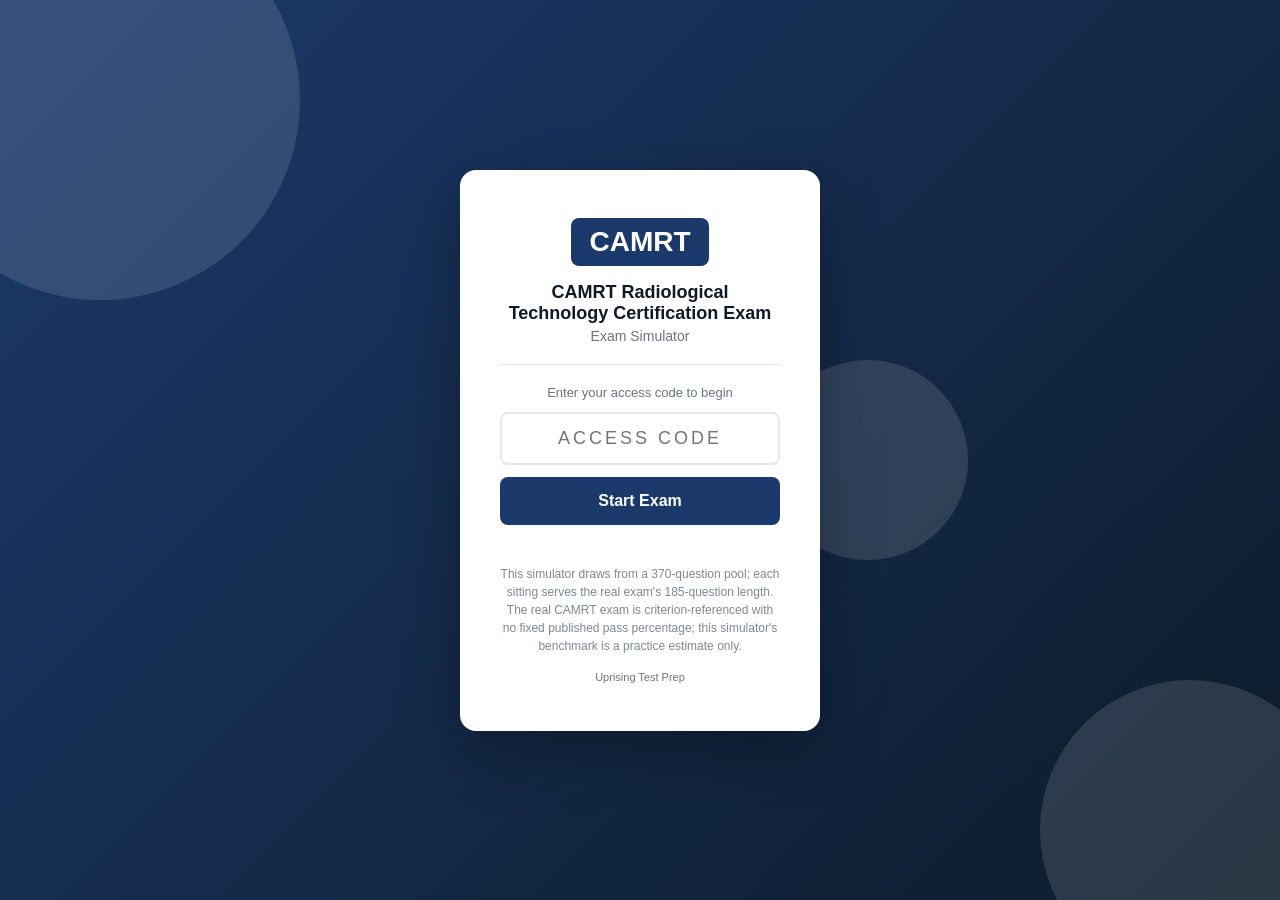
<file: index.html>
<!DOCTYPE html>
<html lang="en">
<head>
  <meta charset="UTF-8" />
  <meta name="viewport" content="width=device-width, initial-scale=1.0, viewport-fit=cover" />
  <meta name="apple-mobile-web-app-capable" content="yes" />
  <meta name="apple-mobile-web-app-status-bar-style" content="black-translucent" />
  <title>CAMRT Exam Simulator</title>
  <link rel="stylesheet" href="style.css" />
</head>
<body>

<div id="access-gate">
  <div class="gate-bg-shapes">
    <div class="shape shape-1"></div>
    <div class="shape shape-2"></div>
    <div class="shape shape-3"></div>
  </div>
  <div class="gate-card">
    <div class="gate-logo">
      <div class="logo-badge">CAMRT</div>
    </div>
    <h1 class="gate-title">CAMRT Radiological Technology Certification Exam</h1>
    <p class="gate-subtitle">Exam Simulator</p>
    <div class="gate-divider"></div>
    <p class="gate-instruction">Enter your access code to begin</p>
    <input type="text" id="access-code-input" class="gate-input"
           placeholder="Access Code" autocomplete="off"
           maxlength="20" spellcheck="false" />
    <button id="access-btn" class="gate-btn">Start Exam</button>
    <p id="access-error" class="gate-error"></p>
    <p class="gate-pool-note">This simulator draws from a 370-question pool; each sitting serves the real exam's 185-question length. The real CAMRT exam is criterion-referenced with no fixed published pass percentage; this simulator's benchmark is a practice estimate only.</p>
    <p class="gate-hint">Uprising Test Prep</p>
  </div>
</div>

<div id="app" style="display:none">
  <header class="top-bar">
    <div class="bar-left">
      <span class="bar-logo">CAMRT</span>
      <span class="bar-title">Exam Simulator</span>
    </div>
    <div class="bar-right">
      <span class="bar-timer" id="timer-display">--:--</span>
      <button class="bar-btn" id="flag-btn">Flag</button>
      <button class="bar-btn bar-btn-primary" id="submit-btn">
        <span class="btn-full">Submit Exam</span>
        <span class="btn-short">Submit</span>
      </button>
    </div>
  </header>

  <div class="progress-strip">
    <div class="progress-bar" id="progress-bar"></div>
  </div>

  <main class="exam-main">
    <div class="question-panel">
      <div class="q-meta">
        <span id="q-counter"></span>
        <span id="q-pool-chip" class="q-pool-chip"></span>
        <span id="q-domain" class="q-domain-tag"></span>
        <span id="q-flag-indicator" class="flag-chip" style="display:none">Flagged</span>
      </div>
      <!-- Shared text for a linked cluster (a clinical case, a reading
           passage). It sits ABOVE the stem, which is the one thing that
           legitimately precedes it, and repeats on every question in the
           cluster so nobody has to page backwards. -->
      <div id="q-cluster-wrap" class="cluster-wrap" style="display:none"></div>
      <p id="question-text" class="q-text"></p>
      <!-- The picture sits BELOW the question text so the simulator matches
           the printed book exactly: stem, then picture, then options. They
           used to disagree (book put the picture under the stem, simulator put
           it above), so no single wording could be true in both places, and
           184 of MLPAO's 185 image questions said "shown above" while the
           book printed the picture below the sentence. Write stems with
           neutral wording ("the strip shown", "the diagram shows") and this
           whole class of bug cannot come back. -->
      <div id="q-image-wrap" style="display:none; margin-bottom:14px;"></div>
      <div id="options-list" class="options-list"></div>
      <div id="explanation-box" class="explanation-box" style="display:none">
        <div class="explanation-label">Explanation</div>
        <p id="explanation-text" class="explanation-text"></p>
      </div>
    </div>
    <div class="nav-bar">
      <button class="nav-btn" id="prev-btn">&#8592; Prev</button>
      <button class="nav-btn nav-btn-map" id="map-btn">Question Map</button>
      <button class="nav-btn nav-btn-next" id="next-btn">Next &#8594;</button>
    </div>
  </main>
</div>

<!-- Question Map Modal -->
<div id="map-modal" style="display:none">
  <div class="map-backdrop" id="map-backdrop"></div>
  <div class="map-panel">
    <div class="map-header">
      <span class="map-title">Question Map</span>
      <button id="map-close" class="map-close-btn">&#x2715; Close</button>
    </div>
    <div class="map-legend">
      <span class="leg-item"><span class="leg-swatch leg-answered"></span>Answered</span>
      <span class="leg-item"><span class="leg-swatch leg-flagged"></span>Flagged</span>
      <span class="leg-item"><span class="leg-swatch leg-unanswered"></span>Unanswered</span>
    </div>
    <div id="q-grid" class="q-grid"></div>
  </div>
</div>

<div id="results-screen" style="display:none">
  <div class="results-card">
    <div class="res-header">
      <div class="res-badge">CAMRT</div>
      <h2 id="res-status" class="res-status"></h2>
      <p id="res-score" class="res-score"></p>
      <p id="res-pass-disclaimer" class="mode-pool-note"></p>
    </div>
    <div id="res-domains" class="res-domains"></div>
    <p class="mode-pool-note">This sitting drew 185 of the 370 questions in the full practice pool. Retake for a different set.</p>
    <button id="res-review-btn" class="res-btn">Review Answers</button>
    <button id="res-restart-btn" class="res-btn res-btn-secondary">Restart</button>
  </div>
</div>

<script src="questions.js"></script>
<script src="app.js"></script>
</body>
</html>
</file>
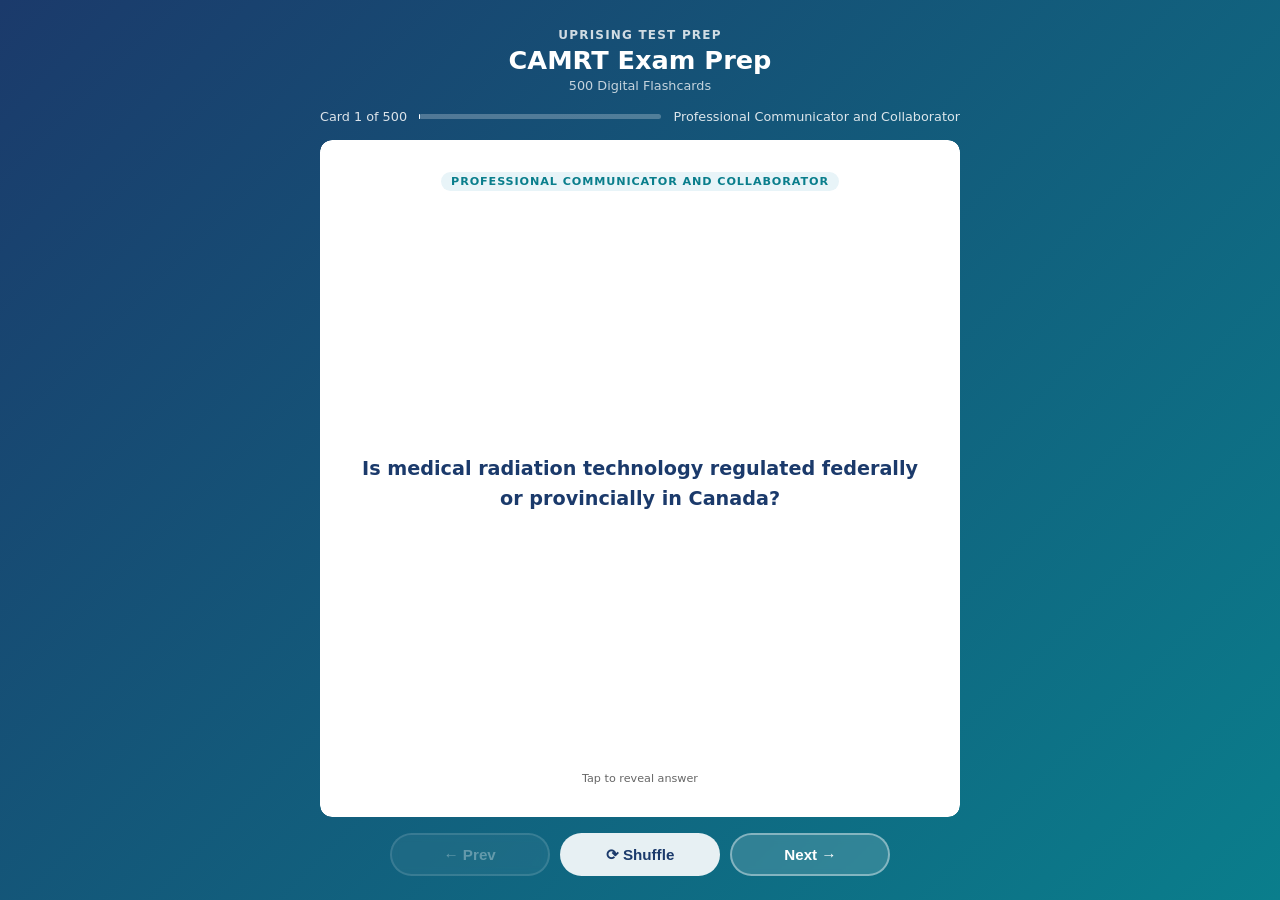
<file: flashcards/index.html>
<!DOCTYPE html>
<html lang="en">
<head>
  <meta charset="UTF-8">
  <meta name="viewport" content="width=device-width, initial-scale=1.0">
  <title>CAMRT Exam Prep: Flashcards</title>
  <style>
    :root {
      --blue:   #1B3A6B;
      --teal:   #0A7E8C;
      --ltblue: #E8F4F8;
      --white:  #FFFFFF;
      --text:   #1A1A1A;
      --muted:  #666;
      --radius: 12px;
    }
    * { box-sizing: border-box; margin: 0; padding: 0; }
    html, body { height: 100%; }
    body {
      font-family: 'Segoe UI', system-ui, sans-serif;
      background: linear-gradient(135deg, var(--blue) 0%, var(--teal) 100%);
      /* Pinned, not min-height: the page must never grow, or the controls
         get pushed below the fold on iOS where 100dvh and height:100%
         disagree. The height:100% rule above is the pre-dvh fallback. */
      height: 100dvh;
      max-height: 100dvh;
      overflow: hidden;
      display: flex;
      flex-direction: column;
      align-items: center;
      padding: 1.25rem 1rem 1rem;
      gap: 0.75rem;
      overflow-x: hidden;
    }
    header { text-align: center; color: #fff; flex-shrink: 0; }
    header .brand { font-size: 0.75rem; font-weight: 700; letter-spacing: 0.1em; opacity: 0.8; text-transform: uppercase; }
    header h1 { font-size: 1.3rem; font-weight: 800; margin-top: 0.2rem; }
    header .subtitle { font-size: 0.8rem; opacity: 0.75; margin-top: 0.15rem; }
    #progress-info {
      display: flex; align-items: center; gap: 0.75rem;
      color: rgba(255,255,255,0.85); font-size: 0.8rem;
      flex-shrink: 0; width: 100%; max-width: 640px;
    }
    #progress-bar-track {
      flex: 1; background: rgba(255,255,255,0.25);
      border-radius: 4px; height: 5px;
    }
    #progress-bar-fill { height: 100%; background: #fff; border-radius: 4px; transition: width 0.3s; }
    .card-scene {
      width: 100%; max-width: 640px;
      perspective: 1200px;
      cursor: pointer;
      flex: 1; min-height: 0;
      display: flex; flex-direction: column;
    
      /* WebKit does not clip overflow inside a preserve-3d context, so the
         answer pane's own clip is dropped and a long answer paints over the
         Prev/Next row. This element only sets the perspective and is NOT
         itself in the 3D context, so its clip is honoured in every engine. */
      overflow: hidden;
      border-radius: var(--radius);
    }
    .card-inner {
      position: relative; width: 100%;
      flex: 1; min-height: 0;
      transition: transform 0.55s cubic-bezier(.4,0,.2,1);
      transform-style: preserve-3d;
    }
    .card-scene.flipped .card-inner { transform: rotateY(180deg); }
    .card-face {
      position: absolute; inset: 0;
      backface-visibility: hidden; -webkit-backface-visibility: hidden;
      border-radius: var(--radius);
      display: flex; flex-direction: column;
      padding: 1.5rem 1.75rem;
      box-shadow: 0 12px 40px rgba(0,0,0,0.2);
      overflow: hidden;
    
      /* Painting through a mask forces WebKit to allocate a real clipping
         layer for a 3D-transformed element, which is what makes the
         overflow:hidden and the rounded corners above actually apply. */
      -webkit-mask-image: -webkit-radial-gradient(#fff, #000);
              mask-image: radial-gradient(#fff, #000);
    }
    .card-front { background: var(--white); align-items: center; justify-content: center; }
    .card-back  { background: var(--ltblue); transform: rotateY(180deg); }
    .card-badge {
      font-size: 0.7rem; font-weight: 700; text-transform: uppercase;
      letter-spacing: 0.08em;
      background: var(--ltblue); color: var(--teal);
      padding: 0.2rem 0.65rem; border-radius: 20px;
      margin-bottom: 0.85rem; flex-shrink: 0;
    }
    .card-back .card-badge { background: rgba(10,126,140,0.12); }
    .card-front .q-text {
      font-size: 1.1rem; font-weight: 600; color: var(--blue); line-height: 1.55;
      text-align: center; overflow-y: auto; flex: 1;
      display: flex; align-items: center; justify-content: center;
      scrollbar-width: thin; scrollbar-color: rgba(27,58,107,0.3) transparent;
    }
    .card-back .a-label { font-size: 0.7rem; font-weight: 700; color: var(--teal); text-transform: uppercase; letter-spacing: 0.08em; margin-bottom: 0.4rem; flex-shrink: 0; }
    .card-back .a-text  {
      font-size: 0.975rem; color: var(--text); line-height: 1.65;
      overflow-y: auto; flex: 1; min-height: 0; padding-right: 4px;
      scrollbar-width: thin; scrollbar-color: rgba(10,126,140,0.4) transparent;
    
      -webkit-overflow-scrolling: touch;
      overscroll-behavior: contain;
    }
    .card-back .a-text::-webkit-scrollbar { width: 4px; }
    .card-back .a-text::-webkit-scrollbar-track { background: transparent; }
    .card-back .a-text::-webkit-scrollbar-thumb { background: rgba(10,126,140,0.4); border-radius: 4px; }
    .tap-hint { flex-shrink: 0; margin-top: 0.6rem; font-size: 0.7rem; color: var(--muted); text-align: center; }
    .card-back .tap-hint { color: var(--teal); opacity: 0.7; }
    .controls {
      display: flex; gap: 0.65rem; flex-wrap: nowrap;
      justify-content: center; flex-shrink: 0;
      width: 100%; max-width: 640px;
      padding-bottom: env(safe-area-inset-bottom, 0px);
    }
    .btn {
      padding: 0.6rem 1.2rem; border-radius: 50px;
      border: 2px solid rgba(255,255,255,0.4);
      background: rgba(255,255,255,0.15); color: #fff;
      font-weight: 700; font-size: 0.875rem; cursor: pointer;
      transition: all 0.2s; backdrop-filter: blur(4px);
      white-space: nowrap; flex: 1; max-width: 160px;
    }
    .btn:hover { background: rgba(255,255,255,0.3); border-color: rgba(255,255,255,0.7); }
    .btn:active { transform: scale(0.96); }
    .btn:disabled { opacity: 0.35; cursor: not-allowed; }
    .btn.btn-primary { background: rgba(255,255,255,0.9); color: var(--blue); border-color: transparent; }
    .btn.btn-primary:hover { background: #fff; }
    #loading { color: rgba(255,255,255,0.8); font-size: 1rem; text-align: center; padding: 3rem; flex: 1; }
    @media (min-width: 768px) {
      body { padding: 1.75rem 1.5rem 1.5rem; gap: 1rem; }
      header h1 { font-size: 1.6rem; }
      .card-face { padding: 2rem 2.5rem; }
      .card-front .q-text { font-size: 1.2rem; }
      .card-back .a-text { font-size: 1.05rem; }
      .btn { font-size: 0.95rem; padding: 0.65rem 1.4rem; }
    }
    @media (max-width: 380px) {
      body { padding: 0.75rem; gap: 0.5rem; }
      header .brand { font-size: 0.65rem; }
      header h1 { font-size: 1.1rem; }
      header .subtitle { display: none; }
      .card-face { padding: 1rem 1.1rem; }
      .card-front .q-text { font-size: 0.975rem; }
      .card-back .a-text { font-size: 0.875rem; }
      .btn { font-size: 0.8rem; padding: 0.5rem 0.75rem; }
    }
  </style>
</head>
<body>
<header>
  <div class="brand">Uprising Test Prep</div>
  <h1>CAMRT Exam Prep</h1>
  <div class="subtitle">500 Digital Flashcards</div>
</header>
<div id="progress-info">
  <span id="card-counter">Card 1 of 500</span>
  <div id="progress-bar-track"><div id="progress-bar-fill" style="width:0%"></div></div>
  <span id="domain-label"></span>
</div>
<div id="loading">Loading flashcards...</div>
<div class="card-scene" id="card-scene" style="display:none" onclick="flipCard()">
  <div class="card-inner" id="card-inner">
    <div class="card-face card-front">
      <div class="card-badge" id="front-badge"></div>
      <div class="q-text" id="q-text"></div>
      <div class="tap-hint">Tap to reveal answer</div>
    </div>
    <div class="card-face card-back">
      <div class="card-badge" id="back-badge">Answer</div>
      <div class="a-label">Answer</div>
      <div class="a-text" id="a-text"></div>
      <div class="tap-hint">Tap to flip back</div>
    </div>
  </div>
</div>
<div class="controls" id="controls" style="display:none">
  <button class="btn" id="prev-btn" onclick="event.stopPropagation();move(-1)" disabled>&#8592; Prev</button>
  <button class="btn btn-primary" onclick="event.stopPropagation();shuffleCards()">&#10227; Shuffle</button>
  <button class="btn" id="next-btn" onclick="event.stopPropagation();move(1)">Next &#8594;</button>
</div>
<script>
const DOMAIN_LABELS = {
  professional_communicator_and_collaborator: "Professional Communicator and Collaborator",
  care_provider: "Care Provider",
  safe_work_principles_and_radiation_safety: "Safe Work Principles and Radiation Safety",
  imaging_systems_and_equipment: "Imaging Systems and Equipment",
  clinical_principles_procedures_and_contrast_pharmaceuticals: "Clinical Principles Procedures and Contrast Pharmaceuticals",
  image_and_data_quality_analysis: "Image and Data Quality Analysis",
};
let cards   = [];
let current = 0;
async function init() {
  try {
    const res = await fetch('flashcards.json');
    if (!res.ok) throw new Error('Network error');
    cards = await res.json();
    document.getElementById('loading').style.display    = 'none';
    document.getElementById('card-scene').style.display = 'flex';
    document.getElementById('controls').style.display   = 'flex';
    show();
  } catch (e) {
    document.getElementById('loading').textContent = 'Error loading flashcards. Please try refreshing.';
  }
}
function domainLabel(key) {
  return DOMAIN_LABELS[key] || key.replace(/_/g, ' ').replace(/\b\w/g, c => c.toUpperCase());
}
function show() {
  const c = cards[current];
  document.getElementById('card-scene').classList.remove('flipped');
  document.getElementById('a-text').scrollTop = 0;
  const label = domainLabel(c.domain || c.chapter || '');
  document.getElementById('q-text').textContent       = c.front;
  document.getElementById('a-text').textContent       = c.back;
  document.getElementById('front-badge').textContent  = label;
  document.getElementById('back-badge').textContent   = label;
  document.getElementById('card-counter').textContent = `Card ${current+1} of ${cards.length}`;
  document.getElementById('domain-label').textContent = label;
  document.getElementById('progress-bar-fill').style.width = `${((current+1)/cards.length*100).toFixed(1)}%`;
  document.getElementById('prev-btn').disabled = current === 0;
  document.getElementById('next-btn').disabled = current === cards.length - 1;
}
function flipCard() { document.getElementById('card-scene').classList.toggle('flipped'); }
function move(dir) {
  const next = current + dir;
  if (next < 0 || next >= cards.length) return;
  current = next; show();
}
function shuffleCards() {
  for (let i = cards.length - 1; i > 0; i--) {
    const j = Math.floor(Math.random() * (i+1));
    [cards[i], cards[j]] = [cards[j], cards[i]];
  }
  current = 0; show();
}
document.addEventListener('keydown', e => {
  if (e.key === 'ArrowRight' || e.key === 'ArrowDown') move(1);
  else if (e.key === 'ArrowLeft' || e.key === 'ArrowUp') move(-1);
  else if (e.key === ' ' || e.key === 'Enter') { e.preventDefault(); flipCard(); }
});
init();
</script>
</body>
</html>
</file>
<file: style.css>
/* CAMRT Exam Simulator, Styles */
:root {
  --primary:   #1B3A6B;
  --pass:      #059669;
  --fail:      #DC2626;
  --bg:        #F3F4F8;
  --card:      #FFFFFF;
  --border:    #E2E8F0;
  --text:      #111827;
  --muted:     #6B7280;
  --radius:    10px;
}
*, *::before, *::after { box-sizing: border-box; margin: 0; padding: 0; }
body {
  font-family: -apple-system, BlinkMacSystemFont, "Segoe UI", sans-serif;
  background: var(--bg);
  color: var(--text);
  height: 100vh;
  height: 100dvh;
  overflow: hidden;
  -webkit-text-size-adjust: 100%;
}

/* ── Access Gate ─────────────────────────────────────────────────────────── */
#access-gate {
  display: flex;
  align-items: center;
  justify-content: center;
  height: 100vh;
  height: 100dvh;
  background: linear-gradient(135deg, var(--primary) 0%, #0d1b2a 100%);
  position: relative;
  overflow: hidden;
  padding: 20px;
  padding-top: max(20px, env(safe-area-inset-top));
  padding-bottom: max(20px, env(safe-area-inset-bottom));
}
.gate-bg-shapes { position: absolute; inset: 0; pointer-events: none; }
.shape { position: absolute; border-radius: 50%; opacity: .12; background: #fff; }
.shape-1 { width: 400px; height: 400px; top: -100px; left: -100px; }
.shape-2 { width: 300px; height: 300px; bottom: -80px; right: -60px; }
.shape-3 { width: 200px; height: 200px; top: 40%; left: 60%; }
.gate-card {
  background: #fff;
  border-radius: 16px;
  padding: 48px 40px;
  text-align: center;
  width: 100%;
  max-width: 360px;
  position: relative;
  z-index: 1;
  box-shadow: 0 20px 60px rgba(0,0,0,.3);
}
.logo-badge {
  display: inline-block;
  background: var(--primary);
  color: #fff;
  font-weight: 800;
  font-size: 28px;
  padding: 8px 18px;
  border-radius: 8px;
}
.gate-title { font-size: 18px; font-weight: 700; margin-top: 16px; color: var(--text); }
.gate-subtitle { color: var(--muted); font-size: 14px; margin-top: 4px; }
.gate-divider { height: 1px; background: var(--border); margin: 20px 0; }
.gate-instruction { font-size: 13px; color: var(--muted); margin-bottom: 12px; }
.gate-input {
  width: 100%;
  padding: 14px 16px;
  border: 2px solid var(--border);
  border-radius: 8px;
  font-size: 18px;
  text-align: center;
  text-transform: uppercase;
  letter-spacing: 3px;
  outline: none;
}
.gate-input:focus { border-color: var(--primary); }
.gate-btn {
  width: 100%;
  margin-top: 12px;
  padding: 15px;
  background: var(--primary);
  color: #fff;
  border: none;
  border-radius: 8px;
  font-size: 16px;
  font-weight: 600;
  cursor: pointer;
  -webkit-tap-highlight-color: transparent;
}
.gate-btn:hover { opacity: .9; }
.gate-error { color: var(--fail); font-size: 13px; margin-top: 8px; min-height: 18px; }
.gate-hint { color: var(--muted); font-size: 11px; margin-top: 16px; }
.gate-pool-note { color: var(--muted); opacity: .85; font-size: 12px; margin-top: 14px; line-height: 1.5; }
.mode-pool-note { color: var(--muted); opacity: .85; font-size: 12.5px; text-align: center; margin: 4px 0 16px; line-height: 1.5; }

/* ── App shell ───────────────────────────────────────────────────────────── */
#app {
  display: flex;
  flex-direction: column;
  height: 100vh;
  height: 100dvh;
  padding-top: env(safe-area-inset-top);
}
.top-bar {
  display: flex;
  justify-content: space-between;
  align-items: center;
  background: var(--primary);
  color: #fff;
  padding: 0 20px;
  padding-left: max(20px, env(safe-area-inset-left));
  padding-right: max(20px, env(safe-area-inset-right));
  height: 52px;
  flex-shrink: 0;
  gap: 8px;
}
.bar-left { display: flex; align-items: center; gap: 8px; min-width: 0; }
.bar-logo { font-weight: 800; font-size: 18px; flex-shrink: 0; }
.bar-title { font-size: 14px; opacity: .8; white-space: nowrap; overflow: hidden; text-overflow: ellipsis; }
.bar-right { display: flex; align-items: center; gap: 8px; flex-shrink: 0; }
.bar-timer {
  font-variant-numeric: tabular-nums;
  font-size: 16px;
  font-weight: 600;
  min-width: 68px;
  text-align: right;
}
.bar-btn {
  padding: 7px 13px;
  background: rgba(255,255,255,.15);
  border: 1px solid rgba(255,255,255,.3);
  color: #fff;
  border-radius: 6px;
  cursor: pointer;
  font-size: 13px;
  white-space: nowrap;
  -webkit-tap-highlight-color: transparent;
  touch-action: manipulation;
}
.bar-btn:hover { background: rgba(255,255,255,.25); }
.bar-btn-primary {
  background: #fff;
  color: var(--primary);
  border-color: #fff;
  font-weight: 600;
}
.bar-btn-primary:hover { background: #f0f0f0; }
.btn-short { display: none; }
.btn-full  { display: inline; }

.progress-strip { height: 4px; background: rgba(0,0,0,.1); flex-shrink: 0; }
.progress-bar   { height: 100%; background: #4ade80; transition: width .3s; }

/* ── Main exam area ──────────────────────────────────────────────────────── */
.exam-main {
  flex: 1;
  overflow: hidden;
  display: flex;
  flex-direction: column;
  padding: 16px 20px 0;
  padding-left: max(16px, env(safe-area-inset-left));
  padding-right: max(16px, env(safe-area-inset-right));
  min-height: 0;
}
.question-panel { flex: 1; overflow-y: auto; padding-bottom: 12px; -webkit-overflow-scrolling: touch; }
.q-meta {
  display: flex;
  align-items: center;
  gap: 8px;
  margin-bottom: 12px;
  font-size: 13px;
  color: var(--muted);
  flex-wrap: wrap;
}
.q-domain-tag {
  background: var(--primary);
  color: #fff;
  padding: 2px 8px;
  border-radius: 4px;
  font-size: 11px;
  font-weight: 600;
}
.q-pool-chip {
  background: #EEF2FF;
  background: color-mix(in srgb, var(--primary) 12%, #fff);
  color: var(--primary);
  border: 1px solid var(--primary);
  padding: 2px 8px;
  border-radius: 10px;
  font-size: 11px;
  font-weight: 700;
  cursor: help;
  white-space: nowrap;
}
.flag-chip {
  background: #FEF3C7;
  color: #92400E;
  padding: 2px 8px;
  border-radius: 4px;
  font-size: 11px;
  font-weight: 600;
}
.cluster-wrap {
  border-left: 4px solid var(--primary, #1B3A6B);
  background: #F2F6FC; border-radius: 8px;
  padding: 10px 14px; margin-bottom: 16px;
}
.cluster-label {
  font-size: 11px; font-weight: 700; letter-spacing: 0.06em;
  text-transform: uppercase; color: var(--primary, #1B3A6B); margin-bottom: 6px;
}
.cluster-body {
  max-height: 38vh; overflow-y: auto; font-size: 15px; line-height: 1.6;
  -webkit-overflow-scrolling: touch;
}
.cluster-body p + p { margin-top: 10px; }
@media (min-width: 1100px) { .cluster-body { max-height: 52vh; } }

.q-image {
  max-width: 100%;
  /* Cap the height too. With only max-width, a tall exhibit renders at full
     width and pushes the stem and every option below the fold, so the question
     looks like it has no answers until the candidate scrolls. Found on CNPLE. */
  max-height: 62vh;
  width: auto;
  height: auto;
  object-fit: contain;
  border-radius: 6px;
  border: 1px solid var(--border);
  display: block;
  margin-bottom: 14px;
}
.q-text { font-size: 16px; line-height: 1.65; margin-bottom: 20px; }
.options-list { display: flex; flex-direction: column; gap: 10px; }
.option {
  display: flex;
  align-items: flex-start;
  gap: 12px;
  padding: 15px 16px;
  background: var(--card);
  border: 2px solid var(--border);
  border-radius: var(--radius);
  cursor: pointer;
  transition: .15s;
  -webkit-tap-highlight-color: transparent;
  touch-action: manipulation;
  min-height: 52px;
}
.option:hover  { border-color: var(--primary); background: #F8FAFF; }
.option.selected  { border-color: var(--primary); background: #EEF3FF; }
.option.correct   { border-color: #059669; background: #ECFDF5; }
.option.incorrect { border-color: #DC2626; background: #FEF2F2; }
.explanation-box {
  margin-top: 20px;
  padding: 16px 18px;
  background: #F0F9FF;
  border-left: 4px solid #2563EB;
  border-radius: 6px;
}
.explanation-label {
  font-size: 11px;
  font-weight: 700;
  text-transform: uppercase;
  letter-spacing: .06em;
  color: #2563EB;
  margin-bottom: 8px;
}
.explanation-text { font-size: 14.5px; line-height: 1.7; color: #1e293b; margin: 0; }
.opt-letter { font-weight: 700; font-size: 15px; color: var(--primary); min-width: 22px; padding-top: 1px; flex-shrink: 0; }
.opt-text   { font-size: 15px; line-height: 1.5; }

/* ── Nav bar ─────────────────────────────────────────────────────────────── */
.nav-bar {
  display: flex;
  align-items: center;
  gap: 8px;
  padding: 10px 0;
  padding-bottom: max(14px, env(safe-area-inset-bottom));
  flex-shrink: 0;
}
.nav-btn {
  flex: 1;
  padding: 13px 8px;
  background: var(--card);
  border: 1px solid var(--border);
  border-radius: 8px;
  cursor: pointer;
  font-size: 15px;
  font-weight: 500;
  text-align: center;
  -webkit-tap-highlight-color: transparent;
  touch-action: manipulation;
  min-height: 48px;
}
.nav-btn:hover      { background: #f0f0f0; }
.nav-btn-map {
  background: var(--bg);
  border-color: var(--primary);
  color: var(--primary);
  font-weight: 600;
}
.nav-btn-map:hover { background: #EEF3FF; }
.nav-btn-next {
  background: var(--primary);
  color: #fff;
  border-color: var(--primary);
}
.nav-btn-next:hover { opacity: .9; }

/* ── Question Map Modal ──────────────────────────────────────────────────── */
#map-modal {
  position: fixed;
  inset: 0;
  z-index: 1000;
  display: flex;
  flex-direction: column;
  justify-content: flex-end;
}
.map-backdrop { position: absolute; inset: 0; background: rgba(0,0,0,.5); }
.map-panel {
  position: relative;
  background: #fff;
  border-radius: 20px 20px 0 0;
  padding: 20px;
  padding-bottom: max(20px, env(safe-area-inset-bottom));
  max-height: 80vh;
  max-height: 80dvh;
  display: flex;
  flex-direction: column;
  box-shadow: 0 -4px 30px rgba(0,0,0,.2);
}
.map-header {
  display: flex;
  align-items: center;
  justify-content: space-between;
  margin-bottom: 12px;
  flex-shrink: 0;
}
.map-title { font-size: 17px; font-weight: 700; color: var(--text); }
.map-close-btn {
  padding: 8px 16px;
  background: var(--bg);
  border: 1px solid var(--border);
  border-radius: 8px;
  cursor: pointer;
  font-size: 14px;
  font-weight: 500;
  min-height: 40px;
  -webkit-tap-highlight-color: transparent;
  touch-action: manipulation;
}
.map-close-btn:hover { background: #e5e7eb; }
.map-legend { display: flex; gap: 16px; margin-bottom: 14px; flex-shrink: 0; flex-wrap: wrap; }
.leg-item { display: flex; align-items: center; gap: 6px; font-size: 13px; color: var(--muted); }
.leg-swatch {
  width: 16px;
  height: 16px;
  border-radius: 3px;
  border: 1px solid var(--border);
  background: var(--card);
  display: inline-block;
  flex-shrink: 0;
}
.leg-swatch.leg-answered  { background: var(--primary); border-color: var(--primary); }
.leg-swatch.leg-flagged   { background: #FEF3C7; border-color: #F59E0B; }
.leg-swatch.leg-unanswered { background: var(--card); }
.q-grid {
  display: flex;
  flex-wrap: wrap;
  gap: 6px;
  overflow-y: auto;
  flex: 1;
  padding-bottom: 8px;
  -webkit-overflow-scrolling: touch;
}
.grid-btn {
  width: 40px;
  height: 40px;
  border: 1px solid var(--border);
  border-radius: 6px;
  background: var(--card);
  font-size: 12px;
  cursor: pointer;
  font-weight: 500;
  -webkit-tap-highlight-color: transparent;
  touch-action: manipulation;
}
.grid-btn.answered { background: var(--primary); color: #fff; border-color: var(--primary); }
.grid-btn.flagged  { background: #FEF3C7; border-color: #F59E0B; }
.grid-btn.active   { outline: 3px solid var(--primary); outline-offset: 2px; }

/* ── Results ─────────────────────────────────────────────────────────────── */
#results-screen {
  display: flex;
  align-items: flex-start;
  justify-content: center;
  min-height: 100vh;
  min-height: 100dvh;
  background: var(--bg);
  overflow-y: auto;
  -webkit-overflow-scrolling: touch;
  padding: 20px 16px;
  padding-top: max(20px, env(safe-area-inset-top));
  padding-bottom: max(20px, env(safe-area-inset-bottom));
}
.results-card {
  background: var(--card);
  border-radius: 16px;
  padding: 40px;
  max-width: 480px;
  width: 100%;
  box-shadow: 0 8px 30px rgba(0,0,0,.1);
}
.res-header { text-align: center; margin-bottom: 24px; }
.res-badge {
  display: inline-block;
  background: var(--primary);
  color: #fff;
  font-weight: 800;
  font-size: 22px;
  padding: 6px 16px;
  border-radius: 8px;
}
.res-status { font-size: 36px; font-weight: 800; margin-top: 12px; }
.res-score  { font-size: 18px; color: var(--muted); margin-top: 4px; }
.res-domains { margin-bottom: 24px; display: flex; flex-direction: column; gap: 10px; }
.res-domain-row { display: flex; align-items: center; gap: 8px; font-size: 13px; }
.res-domain-name { width: 160px; font-weight: 500; flex-shrink: 0; }
.res-domain-bar-wrap { flex: 1; background: #E5E7EB; border-radius: 4px; height: 8px; overflow: hidden; }
.res-domain-bar { height: 100%; border-radius: 4px; transition: width .5s; }
.res-domain-pct { width: 36px; text-align: right; font-weight: 600; }
.res-btn {
  width: 100%;
  padding: 15px;
  background: var(--primary);
  color: #fff;
  border: none;
  border-radius: 8px;
  font-size: 15px;
  font-weight: 600;
  cursor: pointer;
  margin-bottom: 10px;
  min-height: 52px;
  -webkit-tap-highlight-color: transparent;
  touch-action: manipulation;
}
.res-btn:hover { opacity: .9; }
.res-btn-secondary {
  background: transparent;
  color: var(--primary);
  border: 2px solid var(--primary);
}
.res-btn-secondary:hover { background: var(--primary); color: #fff; }

/* ── Mobile breakpoint (phones ≤ 640px) ─────────────────────────────────── */
@media (max-width: 640px) {
  /* Gate card */
  .gate-card { padding: 32px 24px; }

  /* Top bar: hide long title text, swap Submit label */
  .bar-title  { display: none; }
  .btn-full   { display: none; }
  .btn-short  { display: inline; }
  .bar-right  { gap: 6px; }
  .bar-btn    { padding: 6px 10px; font-size: 12px; }
  .bar-timer  { font-size: 14px; min-width: 58px; }

  /* Exam main */
  .exam-main { padding: 12px 14px 0; }
  .q-text { font-size: 16px; }
  .opt-text { font-size: 15px; }

  /* Nav bar, bigger touch targets */
  .nav-btn { font-size: 14px; padding: 14px 6px; }

  /* Results */
  .results-card { padding: 28px 20px; }
  .res-domain-name { width: 110px; font-size: 12px; }
  .res-domain-pct  { font-size: 12px; }
  .res-status { font-size: 30px; }

  /* Map grid, slightly bigger buttons on phones */
  .grid-btn { width: 42px; height: 42px; }
}

/* ── Very small phones (≤ 380px) ────────────────────────────────────────── */
@media (max-width: 380px) {
  .bar-logo { font-size: 15px; }
  .bar-btn  { padding: 5px 8px; font-size: 11px; }
  .bar-timer { font-size: 13px; min-width: 52px; }
  .nav-btn  { font-size: 13px; }
  .grid-btn { width: 38px; height: 38px; font-size: 11px; }
}
</file>
